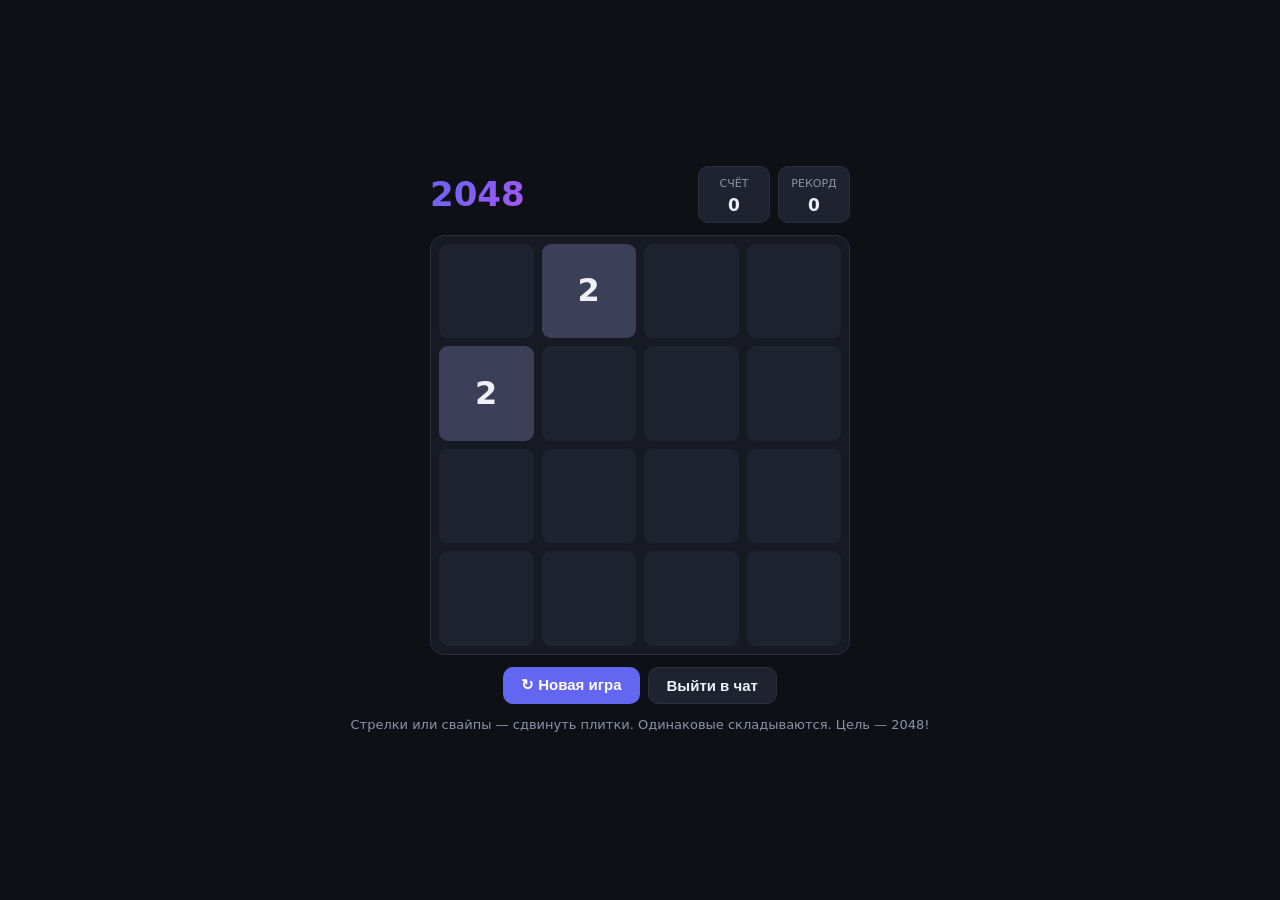
<file: web_client/games/2048.html>
<!doctype html>
<!-- 2048 (v2.0.5) — веб-игра лаунчера «Игры» (аналог «активити» в Discord):
     самодостаточная страница, открывается веб-клиентом в <iframe sandbox>.
     Общение с хостом — только через postMessage (мини-SDK, см. блок FR ниже):
     fr_hello → хост отвечает fr_ctx (кто подключился), fr_toast/fr_close.
     Рекорд хранится в localStorage этого origin (ключ wr_2048_best). -->
<html lang="ru">
<head>
<meta charset="utf-8">
<meta name="viewport" content="width=device-width, initial-scale=1,
      user-scalable=no">
<title>2048 — Friend Relay</title>
<style>
  :root{
    --bg:#0e1016; --surface:#171a23; --surface2:#1f2330; --border:#2a2f3f;
    --text:#eef0f6; --dim:#8b93a7; --accent:#6366f1; --radius:14px;
  }
  *{box-sizing:border-box; -webkit-tap-highlight-color:transparent;}
  html,body{height:100%;}
  body{
    margin:0; background:var(--bg); color:var(--text);
    font:16px/1.4 system-ui,-apple-system,"Segoe UI",Roboto,sans-serif;
    display:flex; flex-direction:column; align-items:center;
    justify-content:center; gap:12px; padding:14px;
    touch-action:none; user-select:none;
  }
  header{display:flex; align-items:center; gap:14px; width:100%;
    max-width:420px;}
  h1{font-size:34px; margin:0; background:linear-gradient(135deg,#6366f1,#a855f7);
    -webkit-background-clip:text; background-clip:text; color:transparent;}
  .scorebox{margin-left:auto; display:flex; gap:8px;}
  .sc{background:var(--surface2); border:1px solid var(--border);
    border-radius:10px; padding:4px 12px; text-align:center; min-width:72px;}
  .sc b{display:block; font-size:17px;}
  .sc span{font-size:11px; color:var(--dim); text-transform:uppercase;}
  #grid{
    width:100%; max-width:420px; aspect-ratio:1; background:var(--surface);
    border:1px solid var(--border); border-radius:var(--radius);
    padding:8px; display:grid; grid-template:repeat(4,1fr)/repeat(4,1fr);
    gap:8px; position:relative;
  }
  .cell{background:var(--surface2); border-radius:9px;}
  .tile{
    border-radius:9px; display:flex; align-items:center; justify-content:center;
    font-weight:800; font-size:clamp(18px,6vw,32px);
    animation:pop .12s ease-out;
  }
  @keyframes pop{from{transform:scale(.6); opacity:.4;}}
  .hint{color:var(--dim); font-size:13px; text-align:center;}
  button{
    background:var(--accent); color:#fff; border:0; border-radius:10px;
    padding:9px 18px; font-weight:700; cursor:pointer; font-size:15px;
  }
  button.sec{background:var(--surface2); border:1px solid var(--border);
    color:var(--text);}
  #over{
    position:absolute; inset:0; border-radius:var(--radius);
    background:rgba(14,16,22,.86); display:none;
    flex-direction:column; align-items:center; justify-content:center; gap:12px;
  }
</style>
</head>
<body>
<header>
  <h1>2048</h1>
  <div class="scorebox">
    <div class="sc"><span>счёт</span><b id="score">0</b></div>
    <div class="sc"><span>рекорд</span><b id="best">0</b></div>
  </div>
</header>
<div id="grid"></div>
<div class="row" style="display:flex; gap:8px">
  <button id="btnNew">↻ Новая игра</button>
  <button class="sec" id="btnExit">Выйти в чат</button>
</div>
<div class="hint">Стрелки или свайпы — сдвинуть плитки. Одинаковые
  складываются. Цель — 2048!</div>

<script>
"use strict";
function $(id){ return document.getElementById(id); }

/* ── мини-SDK (как Embedded App SDK в Discord) ─────────────────────────
   Игра живёт в iframe и общается с хост-страницей ТОЛЬКО через postMessage:
   1) при старте шлём fr_hello — хост ответит fr_ctx {name, token…};
   2) fr_toast — показать всплывашку в хост-клиенте;
   3) fr_close — попросить хост закрыть окно игры. */
const FR = {name:""};
window.parent.postMessage({type:"fr_hello"}, "*");
window.addEventListener("message", (ev) => {
  const d = ev.data || {};
  if (d.type === "fr_ctx") FR.name = d.name || "";
});
function frClose(){ window.parent.postMessage({type:"fr_close"}, "*"); }
$("btnExit").onclick = frClose;  /* «выйти в чат» — хост закрывает iframe */

/* палитра плиток (классика 2048, приглушённая под тёмную тему) */
const COLORS = {
  2:"#3b4058", 4:"#444b6b", 8:"#5b5ff0", 16:"#7c5cf0", 32:"#9a55f0",
  64:"#b849e8", 128:"#d943c8", 256:"#f0439e", 512:"#f0436e",
  1024:"#f06243", 2048:"#f0a843",
};

let grid = [], score = 0, wonShown = false;
const BEST_KEY = "wr_2048_best";
let best = 0;
try { best = +localStorage.getItem(BEST_KEY) || 0; } catch(e){}
$("best").textContent = best;

function newGame(){
  grid = Array.from({length:4}, () => Array(4).fill(0));
  score = 0; wonShown = false;
  const o = $("over"); if (o) o.style.display = "none";
  addTile(); addTile(); draw();
}
function addTile(){
  const empty = [];
  for (let r = 0; r < 4; r++) for (let c = 0; c < 4; c++)
    if (!grid[r][c]) empty.push([r, c]);
  if (!empty.length) return;
  const [r, c] = empty[Math.floor(Math.random() * empty.length)];
  grid[r][c] = Math.random() < 0.9 ? 2 : 4;
}
function draw(won){
  const g = $("grid");
  g.innerHTML = "";
  for (let r = 0; r < 4; r++) for (let c = 0; c < 4; c++){
    const v = grid[r][c];
    const el = document.createElement("div");
    if (v){
      el.className = "tile";
      el.style.background = COLORS[v] || "#f0c843";
      el.style.color = v <= 4 ? "#eef0f6" : "#fff";
      el.textContent = v;
    } else el.className = "cell";
    g.appendChild(el);
  }
  $("score").textContent = score;
  if (score > best){
    best = score;
    try { localStorage.setItem(BEST_KEY, String(best)); } catch(e){}
    $("best").textContent = best;
  }
  if (won && !wonShown){
    wonShown = true;
    frToast("2048: собрано 2048! 🏆");
    showOver("🏆 2048! Ты смог, " + (FR.name || "игрок") + "!");
  }
}
/* сжать строку влево; return {row, gained} */
function slide(row){
  const arr = row.filter(v => v);
  let gained = 0;
  for (let i = 0; i < arr.length - 1; i++){
    if (arr[i] === arr[i + 1]){
      arr[i] *= 2; gained += arr[i];
      arr.splice(i + 1, 1);
    }
  }
  while (arr.length < 4) arr.push(0);
  return {row: arr, gained};
}
function move(dir){
  /* dir: 0=лево, 1=право, 2=вверх, 3=вниз.
     Для каждой из 4 линий собираем элементы в порядке «к краю движения»,
     сжимаем и записываем обратно; anything changed → moved=true. */
  let moved = false, gainedTotal = 0, won = false;
  for (let i = 0; i < 4; i++){
    const line = [];
    for (let j = 0; j < 4; j++){
      const rr = dir < 2 ? i : (dir === 2 ? j : 3 - j);
      const cc = dir < 2 ? (dir === 0 ? j : 3 - j) : i;
      line.push(grid[rr][cc]);
    }
    const res = slide(line);
    gainedTotal += res.gained;
    for (let j = 0; j < 4; j++){
      const rr = dir < 2 ? i : (dir === 2 ? j : 3 - j);
      const cc = dir < 2 ? (dir === 0 ? j : 3 - j) : i;
      if (grid[rr][cc] !== res.row[j]) moved = true;
      grid[rr][cc] = res.row[j];
      if (res.row[j] === 2048) won = true;
    }
  }
  if (!moved) return;
  score += gainedTotal;
  addTile();
  draw(won);
  if (isDead()) showOver("Ходов нет. Счёт: " + score);
}
function isDead(){
  for (let r = 0; r < 4; r++) for (let c = 0; c < 4; c++){
    if (!grid[r][c]) return false;
    if (c < 3 && grid[r][c] === grid[r][c + 1]) return false;
    if (r < 3 && grid[r][c] === grid[r + 1][c]) return false;
  }
  return true;
}
function showOver(msg){
  const box = $("over");
  box.style.display = "flex";
  box.innerHTML = "<b style='font-size:22px'></b>";
  box.firstChild.textContent = msg;
  const btn = document.createElement("button");
  btn.textContent = "↻ Заново";
  btn.onclick = newGame;
  box.appendChild(btn);
}

$("btnNew").onclick = newGame;
document.addEventListener("keydown", (e) => {
  const map = {ArrowLeft:0, ArrowRight:1, ArrowUp:2, ArrowDown:3};
  if (map[e.key] !== undefined){ e.preventDefault(); move(map[e.key]); }
});
/* свайпы (мобилки): порог 24px, по доминирующей оси */
let tx = 0, ty = 0;
document.addEventListener("touchstart", (e) => {
  tx = e.touches[0].clientX; ty = e.touches[0].clientY;
}, {passive: true});
document.addEventListener("touchend", (e) => {
  const dx = e.changedTouches[0].clientX - tx;
  const dy = e.changedTouches[0].clientY - ty;
  if (Math.max(Math.abs(dx), Math.abs(dy)) < 24) return;
  move(Math.abs(dx) > Math.abs(dy) ? (dx > 0 ? 1 : 0) : (dy > 0 ? 3 : 2));
}, {passive: true});

newGame();
</script>
</body>
</html>
</file>
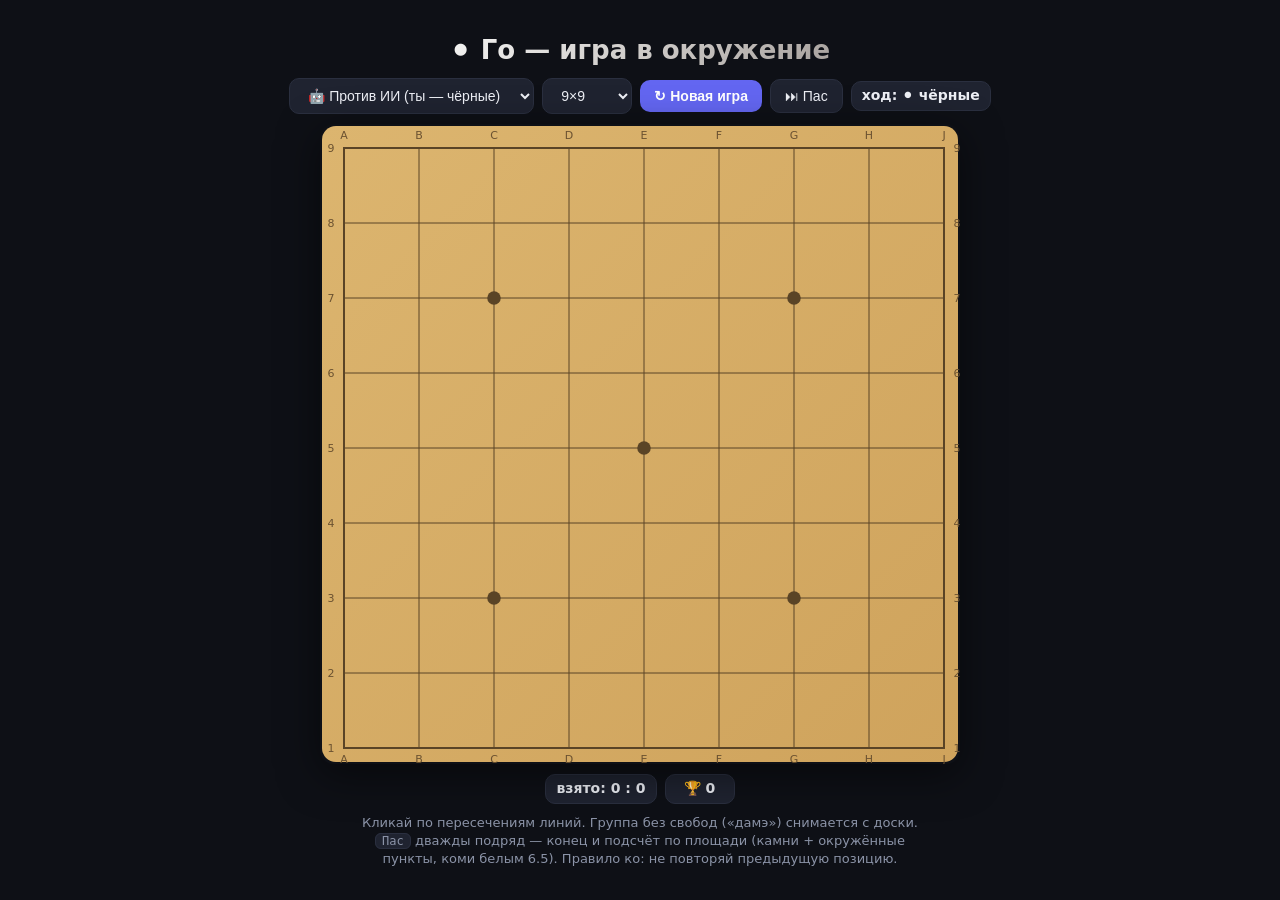
<file: web_client/games/go.html>
<!doctype html>
<!-- Го (v2.0.7) — веб-игра лаунчера «Игры» (аналог «активити» в Discord).
     Самодостаточная страница для <iframe sandbox> веб-клиента; с хостом
     общается только через postMessage (мини-SDK: fr_hello/fr_ctx, fr_toast,
     fr_close, fr_api — v2.0.7). Правила: взятия групп, запрет самоубийства,
     простое ко, пас (два паса = конец), подсчёт по площади (китайские
     правила, коми 6.5). Режимы: против ИИ (эвристики: взятия/спасение из
     атари/форма), hot-seat на двоих и СЕТЕВОЙ матч (v2.0.7): судья — GoBot
     на сервере через /bot_command (host/join/move/state/resign/leave —
     тот же протокол, что у шахматной вкладки и Qt-диалога Го). Рекорды
     ИИ-режима — в localStorage (wr_go_*). -->
<html lang="ru">
<head>
<meta charset="utf-8">
<meta name="viewport" content="width=device-width, initial-scale=1,
      user-scalable=no">
<title>Го — Friend Relay</title>
<style>
  :root{
    --bg:#0e1016; --surface:#171a23; --surface2:#1f2330; --border:#2a2f3f;
    --text:#eef0f6; --dim:#8b93a7; --accent:#6366f1; --err:#f87171;
    --ok:#34d399; --radius:14px;
  }
  *{box-sizing:border-box; -webkit-tap-highlight-color:transparent;}
  body{
    margin:0; min-height:100vh; background:var(--bg); color:var(--text);
    font:16px/1.4 system-ui,-apple-system,"Segoe UI",Roboto,sans-serif;
    display:flex; flex-direction:column; align-items:center;
    justify-content:center; gap:10px; padding:14px; user-select:none;
  }
  h1{margin:0; font-size:26px; background:linear-gradient(135deg,#f5f5f4,#a8a29e);
    -webkit-background-clip:text; background-clip:text; color:transparent;}
  .bar{display:flex; align-items:center; gap:8px; flex-wrap:wrap;
    justify-content:center;}
  .bar b{font-variant-numeric:tabular-nums; min-width:70px; text-align:center;
    background:var(--surface2); border:1px solid var(--border);
    border-radius:10px; padding:4px 10px; font-weight:600; font-size:14px;}
  select, button, input{
    background:var(--surface2); color:var(--text); border:1px solid var(--border);
    border-radius:10px; padding:8px 14px; font-size:14px; cursor:pointer;
  }
  input{cursor:text; letter-spacing:1px;}
  .hidden{display:none !important;}
  button.prim{background:var(--accent); border:0; color:#fff; font-weight:700;}
  #wrap{position:relative;}
  canvas{
    display:block; border-radius:var(--radius);
    box-shadow:0 10px 40px rgba(0,0,0,.5);
    cursor:pointer; touch-action:manipulation;
  }
  .hint{color:var(--dim); font-size:13px; text-align:center; max-width:560px;}
  .hint kbd{background:var(--surface2); border:1px solid var(--border);
    border-radius:6px; padding:0 6px; font-size:12px;}
  /* модалка результата (два паса) */
  #scoreWin{position:fixed; inset:0; background:rgba(10,12,18,.72);
    display:flex; align-items:center; justify-content:center; z-index:10;}
  #scoreWin.hidden{display:none;}
  .scorecard{background:var(--surface); border:1px solid var(--border);
    border-radius:var(--radius); padding:22px 28px; text-align:center;
    min-width:280px; box-shadow:0 20px 60px rgba(0,0,0,.6);}
  .scorecard h2{margin:0 0 8px; font-size:22px;}
  .scorecard .big{font-size:34px; font-weight:800; margin:8px 0;}
  .scorecard table{margin:6px auto 12px; border-collapse:collapse; font-size:15px;}
  .scorecard td{padding:3px 12px; font-variant-numeric:tabular-nums;}
  .scorecard td:first-child{text-align:left; color:var(--dim);}
  .scorecard td:last-child{text-align:right; font-weight:700;}
  .win-black{color:#fff;} .win-white{color:#e2e8f0;}
  .tag{display:inline-block; padding:2px 10px; border-radius:99px;
    font-size:12px; font-weight:700; letter-spacing:.3px;}
  .tag.b{background:#111318; color:#eef0f6; border:1px solid #3a3f4f;}
  .tag.w{background:#eef0f6; color:#111318;}
</style>
</head>
<body>
  <h1>⚫ Го — игра в окружение</h1>

  <div class="bar">
    <select id="modeSel">
      <option value="ai">🤖 Против ИИ (ты — чёрные)</option>
      <option value="pvp">👥 Hot-seat (двое за экраном)</option>
      <option value="net">🌐 Сеть (онлайн-матч)</option>
    </select>
    <select id="sizeSel">
      <option value="9" selected>9×9</option>
      <option value="13">13×13</option>
      <option value="19">19×19</option>
    </select>
    <button id="btnNew" class="prim">↻ Новая игра</button>
    <button id="btnPass">⏭ Пас</button>
    <b id="turnInfo">—</b>
  </div>

  <div class="bar hidden" id="netBar">
    <button id="btnHost" class="prim">📡 Создать матч</button>
    <input id="netCode" placeholder="КОД" maxlength="8" size="7"
           style="text-transform:uppercase;" autocomplete="off">
    <button id="btnJoin">🚪 Войти</button>
    <button id="btnResign" class="hidden">🏳 Сдаться</button>
    <button id="btnLeaveNet" class="hidden">⏏ Покинуть</button>
  </div>

  <div class="hint hidden" id="netStatus"></div>

  <div id="wrap"><canvas id="board" width="560" height="560"></canvas></div>

  <div class="bar">
    <b id="capInfo">взято: 0 : 0</b>
    <b id="recInfo" title="Победы против ИИ — в этом браузере">🏆 0</b>
  </div>

  <div class="hint">
    Кликай по пересечениям линий. Группа без свобод («дамэ») снимается с
    доски. <kbd>Пас</kbd> дважды подряд — конец и подсчёт по площади
    (камни + окружённые пункты, коми белым 6.5). Правило ко: не повторяй
    предыдущую позицию.
  </div>

  <div id="scoreWin" class="hidden">
    <div class="scorecard">
      <h2>🏁 Подсчёт по площади</h2>
      <div class="big" id="scoreWinner">—</div>
      <table id="scoreTable">
        <tr><td>Чёрные (камни + территория)</td><td id="scoreBlack">0</td></tr>
        <tr><td>Белые (камни + территория)</td><td id="scoreWhite">0</td></tr>
        <tr><td>Коми белым</td><td id="scoreKomi">6.5</td></tr>
      </table>
      <div class="hint" id="netScoreLine"></div>
      <button id="btnAgain" class="prim">Играть ещё</button>
    </div>
  </div>

<script>
"use strict";
/* ═══════════════ мини-SDK Friend Relay (как в Сапёре/2048) ═══════════════ */
window.parent.postMessage({type:"fr_hello"}, "*");
let FR_NAME = "";
let FR_SEQ = 0;
const FR_WAIT = new Map();   /* id → {resolve, reject, timer} */
/* v3.1: pending_auto_join — код матча для автоприсоединения.
   Приходит в fr_ctx как go_auto_join (от клика по ссылке-приглашению
   friendrelay://go/join/CODE в чате). После готовности контекста
   (имя игрока) — переключаемся в NET-режим и зовём netJoin(). */
let FR_AUTO_JOIN = "";
window.addEventListener("message", (ev) => {
  const d = ev.data || {};
  if (d.type === "fr_ctx" && d.name){
    FR_NAME = String(d.name);
    /* v3.1: если пришёл go_auto_join — стартуем онлайн-матч и джойним. */
    if (d.go_auto_join && !FR_AUTO_JOIN){
      FR_AUTO_JOIN = String(d.go_auto_join).toUpperCase();
      /* даём DOM построиться (init() мог ещё не позваться) */
      setTimeout(() => autoJoinFromInvite(FR_AUTO_JOIN), 250);
    }
  }
  if (d.type === "fr_api_res" && FR_WAIT.has(d.id)){
    const w = FR_WAIT.get(d.id);
    FR_WAIT.delete(d.id);
    clearTimeout(w.timer);
    if (d.ok) w.resolve(d.json);
    else w.reject(new Error(d.error || "ошибка сети"));
  }
});
/* v3.1: автоматическое присоединение к матчу по приглашению.
   1) переключаемся в сетевой режим через select#modeSel,
   2) вставляем код в поле netCode,
   3) зовём netJoin() — игра отправит /bot_command join через fr_api. */
async function autoJoinFromInvite(code){
  try {
    /* режим сети: <select id="modeSel"> со значением "net" */
    const sel = document.getElementById("modeSel");
    if (sel){
      sel.value = "net";
      sel.dispatchEvent(new Event("change", {bubbles: true}));
    }
    /* вставляем код и джойним */
    const codeInput = document.getElementById("netCode");
    if (codeInput) codeInput.value = code;
    if (typeof netJoin === "function") netJoin();
  } catch(e){ /* что-то пошло не так — пользователь введёт код руками */ }
}
/* fr_api (v2.0.7): API-запрос ЧЕРЕЗ хоста — тот сам подписывает
   X-Relay-Auth (core.js) и восстанавливает сессию; игра не знает ни
   access_key, ни секретов. Ответ приходит как {type:"fr_api_res", id,…}. */
function frApi(path, body){
  return new Promise((resolve, reject) => {
    const id = ++FR_SEQ;
    const timer = setTimeout(() => {
      FR_WAIT.delete(id); reject(new Error("таймаут запроса"));
    }, 12000);
    FR_WAIT.set(id, {resolve, reject, timer});
    try {
      window.parent.postMessage({type:"fr_api", id, method:"POST",
                                 path, body: body || {}}, "*");
    } catch(e){ clearTimeout(timer); FR_WAIT.delete(id); reject(e); }
  });
}
function frToast(text){
  try { window.parent.postMessage({type:"fr_toast", text:String(text).slice(0,120)}, "*"); }
  catch(e){ /* iframe-родителя может не быть (прямой просмотр) — не важно */ }
}
function frClose(){
  try { window.parent.postMessage({type:"fr_close"}, "*"); } catch(e){}
}

/* ═══════════════ движок Го (порт lib/games/go_engine.py) ═══════════════ */
const EMPTY=0, BLACK=1, WHITE=2;
const LETTERS = "ABCDEFGHJKLMNOPQRST";      // буква I пропускается (нотация Го)
const KOMI = 6.5;

let size = 9, board = [], captured = [0,0,0], koPoint = null;
let passesInRow = 0, moveNumber = 0, lastMove = null, gameOver = false;
let mode = "ai";

/* сетевой матч (v2.0.7): судья — GoBot на сервере, локальный движок
   работает только как «проигрыватель» истории ходов для отрисовки */
const NET = {match: null, myColor: null, poll: null, busy: false};

const idx = (x,y) => y*size + x;
function neighbors(x,y){
  const r = [];
  if (x>0) r.push([x-1,y]);
  if (x<size-1) r.push([x+1,y]);
  if (y>0) r.push([x,y-1]);
  if (y<size-1) r.push([x,y+1]);
  return r;
}
/* группа камней одного цвета + её свободы (flood fill) */
function groupOn(bd,x,y){
  const color = bd[idx(x,y)], seen = new Set([idx(x,y)]), stones = [[x,y]], libs = new Set();
  while (stones.length){
    const [cx,cy] = stones.pop();
    for (const [nx,ny] of neighbors(cx,cy)){
      const v = bd[idx(nx,ny)], k = idx(nx,ny);
      if (v === EMPTY) libs.add(k);
      else if (v === color && !seen.has(k)){ seen.add(k); stones.push([nx,ny]); }
    }
  }
  return {seen, libs};
}
/* примерка хода: возвращает список взятых вершин или бросает ошибку */
function applyMove(x,y,color){
  if (gameOver) throw new Error("партия завершена");
  if (board[idx(x,y)] !== EMPTY) throw new Error("пункт занят");
  if (koPoint && koPoint[0]===x && koPoint[1]===y)
    throw new Error("ко: нельзя повторить позицию");
  const bd = board.slice();
  bd[idx(x,y)] = color;
  const enemy = color===BLACK ? WHITE : BLACK;
  const removed = [];
  const done = new Set();
  for (const [nx,ny] of neighbors(x,y)){
    if (bd[idx(nx,ny)] !== enemy || done.has(idx(nx,ny))) continue;
    const g = groupOn(bd,nx,ny);
    if (g.libs.size === 0){
      for (const k of g.seen){ bd[k] = EMPTY; removed.push(k); done.add(k); }
    }
  }
  const mine = groupOn(bd,x,y);
  if (mine.libs.size === 0 && removed.length === 0)
    throw new Error("самоубийство запрещено");
  /* простое ко: одиночный камень в одиночной свободе снял один камень */
  let newKo = null;
  if (removed.length === 1 && mine.seen.size === 1 && mine.libs.size === 1)
    newKo = removed[0];
  return {bd, removed, newKo};
}
function isLegal(x,y,color){ try{ applyMove(x,y,color); return true; } catch(e){ return false; } }
function play(x,y,color){
  const r = applyMove(x,y,color);
  board = r.bd;
  captured[color] += r.removed.length;
  koPoint = r.newKo ? [Math.floor(r.newKo/size), r.newKo%size] : null;
  passesInRow = 0; moveNumber++; lastMove = [x,y];
  return r.removed.length;
}
function passTurn(){
  if (gameOver) return;
  passesInRow++; koPoint = null; moveNumber++; lastMove = null;
  if (passesInRow >= 2) gameOver = true;
}
const toMove = () => moveNumber%2===0 ? BLACK : WHITE;

/* подсчёт по площади: камни + пустые области с одноцветной границей */
function areaScore(){
  let black = 0, white = 0;
  const visited = new Set();
  for (let y=0; y<size; y++) for (let x=0; x<size; x++){
    const v = board[idx(x,y)];
    if (v === BLACK) { black++; continue; }
    if (v === WHITE) { white++; continue; }
    if (visited.has(idx(x,y))) continue;
    const region = [], stack = [[x,y]];
    visited.add(idx(x,y));
    const borders = new Set();
    while (stack.length){
      const [cx,cy] = stack.pop(); region.push(idx(cx,cy));
      for (const [nx,ny] of neighbors(cx,cy)){
        const nv = board[idx(nx,ny)];
        if (nv === EMPTY){ if (!visited.has(idx(nx,ny))){ visited.add(idx(nx,ny)); stack.push([nx,ny]); } }
        else borders.add(nv);
      }
    }
    if (borders.size === 1 && borders.has(BLACK)) black += region.length;
    else if (borders.size === 1 && borders.has(WHITE)) white += region.length;
  }
  const wWith = white + KOMI;
  return {black, white, komi:KOMI, whiteWithKomi:wWith,
          winner: black>wWith ? "black" : wWith>black ? "white" : "draw",
          margin: Math.abs(black-wWith)};
}

/* ═══════════════ ИИ (эвристики, порт GoAI) ═══════════════ */
function aiChooseMove(color){
  const enemy = color===BLACK ? WHITE : BLACK;
  let best = -Infinity, cands = [];
  for (let y=0; y<size; y++) for (let x=0; x<size; x++){
    if (board[idx(x,y)] !== EMPTY || !isLegal(x,y,color)) continue;
    let sc = aiRate(x,y,color,enemy);
    if (sc > -Infinity) cands.push([sc,x,y]);
  }
  if (!cands.length) return null;
  best = Math.max(...cands.map(c=>c[0]));
  if (best <= 0 && moveNumber > size*size/2) return null;   /* всё плохо — пас */
  const top = cands.filter(c => c[0] >= best - 1.5);
  return top[Math.floor(Math.random()*top.length)].slice(1);
}
function atariNeighbors(bd,x,y,color){
  const res = [];
  for (const [nx,ny] of neighbors(x,y)){
    if (bd[idx(nx,ny)] !== color) continue;
    const g = groupOn(bd,nx,ny);
    if (g.libs.size === 1) res.push(...g.seen);
  }
  return res;
}
function aiRate(x,y,color,enemy){
  let r;
  try { r = applyMove(x,y,color); } catch(e){ return -Infinity; }
  const bd = r.bd;
  let score = 0;
  if (r.removed.length) score += 24 * r.removed.length;            /* взять */
  const mine = groupOn(bd,x,y);
  if (mine.libs.size <= 1) score -= r.removed.length ? 4 : 18;     /* самостав */
  const myAtariBefore = atariNeighbors(board,x,y,color);           /* спастись */
  if (myAtariBefore.length && mine.libs.size >= 2) score += 20 * myAtariBefore.length;
  score += 6 * atariNeighbors(bd,x,y,enemy).length;                /* атари врагу */
  const line = Math.min(x, y, size-1-x, size-1-y);                 /* форма */
  score += [0,1,6,5,3][Math.min(line,4)];
  if (size === 9) score += Math.max(0, 4 - (Math.abs(x-4)+Math.abs(y-4)));
  return score + Math.random();                                    /* шум */
}

/* ═══════════════ отрисовка (canvas) ═══════════════ */
const cv = document.getElementById("board"), cx2d = cv.getContext("2d");
const WOOD = "#d9b06a", GRID = "#5a4426", COORD = "#6b5231";
let hover = null;

function fitCanvas(){
  /* доска вписывается в окно (и в iframe): не больше 92% меньшей стороны */
  const maxSide = Math.min(window.innerWidth*0.92, window.innerHeight*0.66, 640);
  const side = Math.max(300, Math.round(maxSide/size)*size + 46);
  const dpr = window.devicePixelRatio || 1;
  cv.style.width = cv.style.height = side + "px";
  cv.width = cv.height = Math.round(side * dpr);
  cx2d.setTransform(dpr,0,0,dpr,0,0);
  draw();
}
window.addEventListener("resize", fitCanvas);

function draw(){
  const W = cv.clientWidth || parseInt(cv.style.width,10);
  const cell = (W - 40) / (size - 1);
  const o = 24;
  cx2d.clearRect(0,0,W,W);
  /* дерево */
  const g = cx2d.createLinearGradient(0,0,W,W);
  g.addColorStop(0,"#dcb56f"); g.addColorStop(1,"#cfa35c");
  cx2d.fillStyle = g;
  roundRect(2,2,W-4,W-4,14); cx2d.fill();
  /* сетка */
  cx2d.strokeStyle = GRID; cx2d.lineWidth = 1;
  for (let i=0; i<size; i++){
    line(o, o+i*cell, o+(size-1)*cell, o+i*cell);
    line(o+i*cell, o, o+i*cell, o+(size-1)*cell);
  }
  cx2d.lineWidth = 2;
  cx2d.strokeRect(o, o, cell*(size-1), cell*(size-1));
  /* хоси */
  const mid = (size-1)/2, edge = size===9 ? 2 : 3;
  const stars = [[edge,edge],[size-1-edge,edge],[edge,size-1-edge],[size-1-edge,size-1-edge]];
  if (size >= 13) stars.push([edge,mid],[mid,edge],[mid,size-1-edge],[size-1-edge,mid]);
  stars.push([mid,mid]);
  cx2d.fillStyle = GRID;
  for (const [sx,sy] of stars){
    cx2d.beginPath(); cx2d.arc(o+sx*cell, o+sy*cell, Math.max(2, cell*0.09), 0, 7); cx2d.fill();
  }
  /* координаты */
  cx2d.fillStyle = COORD; cx2d.font = "11px system-ui"; cx2d.textAlign = "center";
  for (let i=0; i<size; i++){
    cx2d.fillText(LETTERS[i], o+i*cell, o-9);
    cx2d.fillText(LETTERS[i], o+i*cell, o+(size-1)*cell+15);
    cx2d.fillText(String(size-i), o-13, o+i*cell+4);
    cx2d.fillText(String(size-i), o+(size-1)*cell+13, o+i*cell+4);
  }
  /* камни */
  for (let y=0; y<size; y++) for (let x=0; x<size; x++){
    const v = board[idx(x,y)];
    if (v !== EMPTY) drawStone(o+x*cell, o+y*cell, cell*0.47, v===BLACK);
  }
  /* метка последнего хода */
  if (lastMove){
    cx2d.strokeStyle = "#e2574c"; cx2d.lineWidth = 2;
    cx2d.beginPath();
    cx2d.arc(o+lastMove[0]*cell, o+lastMove[1]*cell, cell*0.18, 0, 7);
    cx2d.stroke();
  }
  /* призрак под курсором (в сети — только когда наш ход) */
  if (hover && !gameOver && (mode !== "net" || netMyTurn()) &&
      isLegal(hover[0],hover[1],toMove()) &&
      board[idx(hover[0],hover[1])] === EMPTY){
    cx2d.fillStyle = toMove()===BLACK ? "rgba(0,0,0,.4)" : "rgba(255,255,255,.65)";
    cx2d.beginPath();
    cx2d.arc(o+hover[0]*cell, o+hover[1]*cell, cell*0.47, 0, 7);
    cx2d.fill();
  }
}
function line(a,b,c,d){ cx2d.beginPath(); cx2d.moveTo(a,b); cx2d.lineTo(c,d); cx2d.stroke(); }
function drawStone(px,py,r,black){
  const g = cx2d.createRadialGradient(px-r*0.3, py-r*0.35, r*0.1, px, py, r*1.4);
  if (black){ g.addColorStop(0,"#5c5c66"); g.addColorStop(.35,"#2c2c33"); g.addColorStop(1,"#0c0c10"); }
  else { g.addColorStop(0,"#ffffff"); g.addColorStop(.5,"#f1f1ea"); g.addColorStop(1,"#c9c9bd"); }
  cx2d.fillStyle = g;
  cx2d.beginPath(); cx2d.arc(px,py,r,0,7); cx2d.fill();
}
function roundRect(x,y,w,h,r){
  cx2d.beginPath();
  cx2d.moveTo(x+r,y); cx2d.arcTo(x+w,y,x+w,y+h,r); cx2d.arcTo(x+w,y+h,x,y+h,r);
  cx2d.arcTo(x,y+h,x,y,r); cx2d.arcTo(x,y,x+w,y,r); cx2d.closePath();
}

/* клик/тап → ближайшее пересечение (порог — половина клетки) */
cv.addEventListener("pointermove", (ev) => {
  hover = vertexAt(ev); if (hover) draw();
});
cv.addEventListener("pointerleave", () => { hover = null; draw(); });
cv.addEventListener("pointerdown", (ev) => {
  const v = vertexAt(ev);
  if (!v || gameOver) return;
  if (mode === "net") return netTryMove(v);   /* судья — сервер */
  const color = toMove();
  try {
    play(v[0], v[1], color);
    draw(); refreshInfo();
    if (mode === "ai" && !gameOver) setTimeout(aiTurn, 380);
  } catch(e){ frToast(e.message); }
});
function vertexAt(ev){
  const rect = cv.getBoundingClientRect();
  const cell = (rect.width - 40) / (size - 1), o = 24;
  const px = (ev.clientX - rect.left) * (cv.clientWidth / rect.width);
  const py = (ev.clientY - rect.top) * (cv.clientHeight / rect.height);
  const x = Math.round((px-o)/cell), y = Math.round((py-o)/cell);
  if (x<0 || y<0 || x>=size || y>=size) return null;
  if (Math.abs(px-(o+x*cell)) > cell*0.5 || Math.abs(py-(o+y*cell)) > cell*0.5)
    return null;
  return [x,y];
}

/* ═══════════════ ход ИИ / финалы / UI ═══════════════ */
function aiTurn(){
  if (gameOver || toMove() !== WHITE) return;
  const mv = aiChooseMove(WHITE);
  if (mv === null){ passTurn(); frToast("🤖 ИИ: пас"); }
  else {
    try { play(mv[0], mv[1], WHITE); } catch(e){ passTurn(); }
  }
  draw(); refreshInfo();
  if (gameOver) finishGame();
}
function finishGame(){
  const sc = areaScore();
  showScore(sc);
  if (mode === "ai"){
    const n = Number(localStorage.getItem("wr_go_games") || 0) + 1;
    localStorage.setItem("wr_go_games", String(n));
    if ((sc.winner === "black")){   /* игрок в режиме ИИ всегда чёрные */
      const w = Number(localStorage.getItem("wr_go_ai_wins") || 0) + 1;
      localStorage.setItem("wr_go_ai_wins", String(w));
      frToast("🏆 Победа над ИИ #" + w + "!");
    }
    refreshInfo();
  }
}
function newGame(){
  const prev = mode;
  mode = document.getElementById("modeSel").value;
  /* уходя из сетевого режима — тихо покидаем матч (идущий = сдача) */
  if (prev === "net" && mode !== "net") netLeaveSilent();
  updateNetUI();
  if (mode === "net"){ netLobby(); return; }
  size = parseInt(document.getElementById("sizeSel").value, 10) || 9;
  board = new Array(size*size).fill(EMPTY);
  captured = [0,0,0]; koPoint = null; passesInRow = 0;
  moveNumber = 0; lastMove = null; gameOver = false; hover = null;
  document.getElementById("scoreWin").classList.add("hidden");
  fitCanvas(); refreshInfo();
}
function doPass(){
  if (gameOver) return;
  if (mode === "net") return netSendMove("pass");   /* решает сервер */
  const who = toMove()===BLACK ? "Чёрные" : "Белые";
  passTurn(); draw(); refreshInfo();
  if (gameOver) finishGame();
  else {
    frToast(who + ": пас");
    if (mode === "ai" && toMove() === WHITE) setTimeout(aiTurn, 380);
  }
}
function showScore(sc){
  document.getElementById("scoreTable").style.display = "";
  document.getElementById("netScoreLine").textContent = "";
  document.getElementById("scoreBlack").textContent = sc.black;
  document.getElementById("scoreWhite").textContent = sc.white + " + " + sc.komi + " = " + sc.whiteWithKomi;
  document.getElementById("scoreKomi").textContent = sc.komi;
  const wEl = document.getElementById("scoreWinner");
  if (sc.winner === "draw"){
    wEl.textContent = "🤝 Дзиго (ничья)!";
    wEl.className = "big";
  } else if (sc.winner === "black"){
    wEl.textContent = "⚫ Победа чёрных (+" + sc.margin + ")";
    wEl.className = "big win-black";
  } else {
    wEl.textContent = "⚪ Победа белых (+" + sc.margin + ")";
    wEl.className = "big win-white";
  }
  document.getElementById("scoreWin").classList.remove("hidden");
}
function refreshInfo(){
  const t = document.getElementById("turnInfo");
  if (mode === "net"){
    const m = NET.match;
    if (!m) t.textContent = "нет матча";
    else if (m.status === "waiting")
      t.textContent = "⏳ ждём: " + m.match_id;
    else if (m.status === "finished")
      t.textContent = m.result === "draw" ? "ничья"
        : (m.result === "black" ? "⚫ победили" : "⚪ победили");
    else if (NET.myColor === null) t.textContent = "наблюдатель";
    else t.textContent = netMyTurn() ? "🎯 ТВОЙ ХОД" : "ход соперника…";
  } else if (gameOver){
    const sc = areaScore();
    t.textContent = sc.winner === "draw" ? "ничья"
      : (sc.winner === "black" ? "⚫ победили" : "⚪ победили");
  } else {
    const side = toMove()===BLACK ? "⚫ чёрные" : "⚪ белые";
    t.textContent = "ход: " + side;
  }
  document.getElementById("capInfo").textContent =
    "взято: " + captured[BLACK] + " : " + captured[WHITE];
  const wins = Number(localStorage.getItem("wr_go_ai_wins") || 0);
  const games = Number(localStorage.getItem("wr_go_games") || 0);
  document.getElementById("recInfo").textContent =
    "🏆 " + wins + (games ? " / " + games : "");
}

/* ═══════════════ сетевой матч (v2.0.7) ═══════════════
   Судья — GoBot на сервере (lib/bots/go.py): host/join/move/state/
   resign/leave через POST /bot_command (fr_api-мост в games.js).
   Локальный движок НЕ судит — только проигрывает историю ходов из
   match.moves для отрисовки (тот же подход, что у Qt-доски). Хост
   играет чёрными, присоединившийся — белыми (+коми). */
function netStatus(t){
  document.getElementById("netStatus").textContent = t || "";
}
function netMyTurn(){
  return !!(NET.match && NET.match.status === "playing" &&
            NET.myColor !== null && toMove() === NET.myColor);
}
function vertexName(x, y){ return LETTERS[x] + String(size - y); }
function parseNetVertex(s){
  /* "D4" → [x,y]; сервер шлёт уже каноничные вершины — это для реплея */
  const t = (s || "").trim().toUpperCase();
  if (t === "PASS") return null;
  const xi = LETTERS.indexOf(t[0]);
  const num = parseInt(t.slice(1), 10);
  if (xi < 0 || !num || num < 1 || num > size) return null;
  return [xi, size - num];
}
async function netCmd(command, args){
  const json = await frApi("/bot_command",
    {bot_id: "go", command, args: args || []});
  if (!json || json.ok !== true)
    throw new Error((json && json.error) || "ошибка сервера");
  handleNetAction(json);
  return json;
}
function handleNetAction(json){
  const a = (json && json.bot_action) || {};
  if (a.action === "error"){ netStatus(a.text || "ошибка"); return; }
  if (a.action === "match_left"){
    stopNetPoll(); NET.match = null; NET.myColor = null;
    updateNetUI(); refreshInfo(); return;
  }
  if (a.match) applyNetMatch(a.match);
  if (a.text && a.action !== "match_state") netStatus(a.text);
}
function netResetBoard(n){
  size = n;
  board = new Array(size*size).fill(EMPTY);
  captured = [0,0,0]; koPoint = null; passesInRow = 0;
  moveNumber = 0; lastMove = null; gameOver = false; hover = null;
  document.getElementById("scoreWin").classList.add("hidden");
  fitCanvas();
}
function replayNetMoves(moves){
  /* чистая позиция → применяем историю: взятия/ко/пасы повторяются
     ровно как на сервере (движок — порт того же go_engine.py) */
  board = new Array(size*size).fill(EMPTY);
  captured = [0,0,0]; koPoint = null; passesInRow = 0;
  moveNumber = 0; lastMove = null; gameOver = false;
  for (const mv of moves || []){
    if (mv === "pass"){ passTurn(); continue; }
    const v = parseNetVertex(mv);
    if (v === null) continue;
    try { play(v[0], v[1], toMove()); } catch(e){ break; }
  }
}
function applyNetMatch(m){
  if (!m){
    NET.match = null; NET.myColor = null;
    updateNetUI(); draw(); refreshInfo();
    return;
  }
  const changed = JSON.stringify(NET.match) !== JSON.stringify(m);
  NET.match = m;
  NET.myColor = m.black === FR_NAME ? BLACK
    : (m.white === FR_NAME ? WHITE : null);
  if (size !== m.size) netResetBoard(m.size);   /* доска = размер матча */
  if (changed) replayNetMoves(m.moves || []);
  updateNetUI(); draw(); refreshInfo();
  if (m.status === "finished" && changed) showNetResult(m);
}
function showNetResult(m){
  document.getElementById("scoreTable").style.display = "none";
  const wEl = document.getElementById("scoreWinner");
  const mine = m.result === "black" ? NET.myColor === BLACK
             : m.result === "white" ? NET.myColor === WHITE : null;
  if (m.result === "draw") wEl.textContent = "🤝 Дзиго (ничья)!";
  else if (NET.myColor === null)
    wEl.textContent = m.result === "black" ? "⚫ Победа чёрных" : "⚪ Победа белых";
  else wEl.textContent = mine ? "🏆 Ты победил!" : "😞 Ты проиграл";
  wEl.className = "big " + (m.result === "white" ? "win-white" : "win-black");
  document.getElementById("netScoreLine").textContent =
    m.score ? "Счёт (площадь): " + m.score : "";
  document.getElementById("scoreWin").classList.remove("hidden");
  frToast("🏁 Матч завершён");
}
function updateNetUI(){
  const isNet = mode === "net";
  document.getElementById("netBar").classList.toggle("hidden", !isNet);
  document.getElementById("netStatus").classList.toggle("hidden", !isNet);
  const inMatch = isNet && !!NET.match;
  document.getElementById("btnResign").classList.toggle("hidden",
    !(inMatch && NET.match.status === "playing"));
  document.getElementById("btnLeaveNet").classList.toggle("hidden", !inMatch);
  /* локальные режимы не имеют кнопки «новая игра» */
  document.getElementById("btnNew").classList.toggle("hidden", isNet);
}
function netLobby(){
  /* идущая партия на сервере не должна «осиротеть» (напр. сменили размер
     доски в лобби): уход = сдача по правилам сервера */
  if (NET.match && NET.match.status === "playing"){
    try { netCmd("leave", []); } catch(e){}
  }
  stopNetPoll();
  NET.match = null; NET.myColor = null;
  netResetBoard(parseInt(document.getElementById("sizeSel").value, 10) || 9);
  updateNetUI(); refreshInfo();
  netStatus("Создай матч (размер доски — селект сверху) или войди по коду. "
    + "Создавший играет ЧЁРНЫМИ, второй — белыми (+коми).");
}
async function netHost(){
  if (NET.busy) return;
  NET.busy = true;
  netStatus("Создаю матч…");
  try {
    await netCmd("host",
      [String(parseInt(document.getElementById("sizeSel").value, 10) || 9)]);
    startNetPoll();
  } catch(e){ netStatus("⚠ " + e.message); }
  finally { NET.busy = false; }
}
async function netJoin(){
  if (NET.busy) return;
  const code = document.getElementById("netCode").value.trim().toUpperCase();
  if (!code){ netStatus("⚠ Введи код матча"); return; }
  NET.busy = true;
  netStatus("Вхожу в матч " + code + "…");
  try {
    await netCmd("join", [code]);
    startNetPoll();
  } catch(e){ netStatus("⚠ " + e.message); }
  finally { NET.busy = false; }
}
async function netSendMove(vertex){
  if (NET.busy) return;
  NET.busy = true;
  try { await netCmd("move", [vertex]); }   /* ответ сам применит матч */
  catch(e){ netStatus("⚠ " + e.message); }
  finally { NET.busy = false; }
}
function netTryMove(v){
  if (!NET.match || NET.match.status !== "playing"){
    netStatus("Нет идущего матча — создай или войди по коду");
    return;
  }
  if (NET.myColor === null){ netStatus("Ты наблюдатель этого матча"); return; }
  if (!netMyTurn()){ frToast("Сейчас ход соперника"); return; }
  netSendMove(vertexName(v[0], v[1]));
}
async function netResign(){
  if (!NET.match || NET.match.status !== "playing") return;
  if (!confirm("Сдаться? Соперник получит победу.")) return;
  try { await netCmd("resign", []); } catch(e){ netStatus("⚠ " + e.message); }
}
async function netLeave(){
  try { await netCmd("leave", []); } catch(e){ /* уже не в матче */ }
  stopNetPoll();
  NET.match = null; NET.myColor = null;
  netLobby();
  netStatus("Матч покинут. Создай новый или войди по коду.");
}
function netLeaveSilent(){
  /* смена режима при активной партии: уход = сдача (правила сервера) */
  if (NET.match && NET.match.status === "playing"){
    try { netCmd("leave", []); } catch(e){}
  }
  stopNetPoll();
  NET.match = null; NET.myColor = null;
}
function startNetPoll(){
  stopNetPoll();
  NET.poll = setInterval(async () => {
    if (mode !== "net" || !NET.match || NET.busy) return;
    NET.busy = true;
    try { await netCmd("state", []); }   /* silent-команда, чат не спамит */
    catch(e){ /* сеть моргнула — следующий тик повторит */ }
    finally { NET.busy = false; }
  }, 1800);
}
function stopNetPoll(){
  if (NET.poll){ clearInterval(NET.poll); NET.poll = null; }
}

document.getElementById("btnNew").addEventListener("click", newGame);
document.getElementById("btnAgain").addEventListener("click", () => {
  if (mode === "net"){ netLobby(); return; }   /* в сети — в лобби матча */
  newGame();
});
document.getElementById("btnPass").addEventListener("click", doPass);
document.getElementById("sizeSel").addEventListener("change", newGame);
document.getElementById("modeSel").addEventListener("change", newGame);
document.getElementById("btnHost").addEventListener("click", netHost);
document.getElementById("btnJoin").addEventListener("click", netJoin);
document.getElementById("netCode").addEventListener("keydown", (e) => {
  if (e.key === "Enter") netJoin();
});
document.getElementById("btnResign").addEventListener("click", netResign);
document.getElementById("btnLeaveNet").addEventListener("click", netLeave);

newGame();
</script>
</body>
</html>
</file>
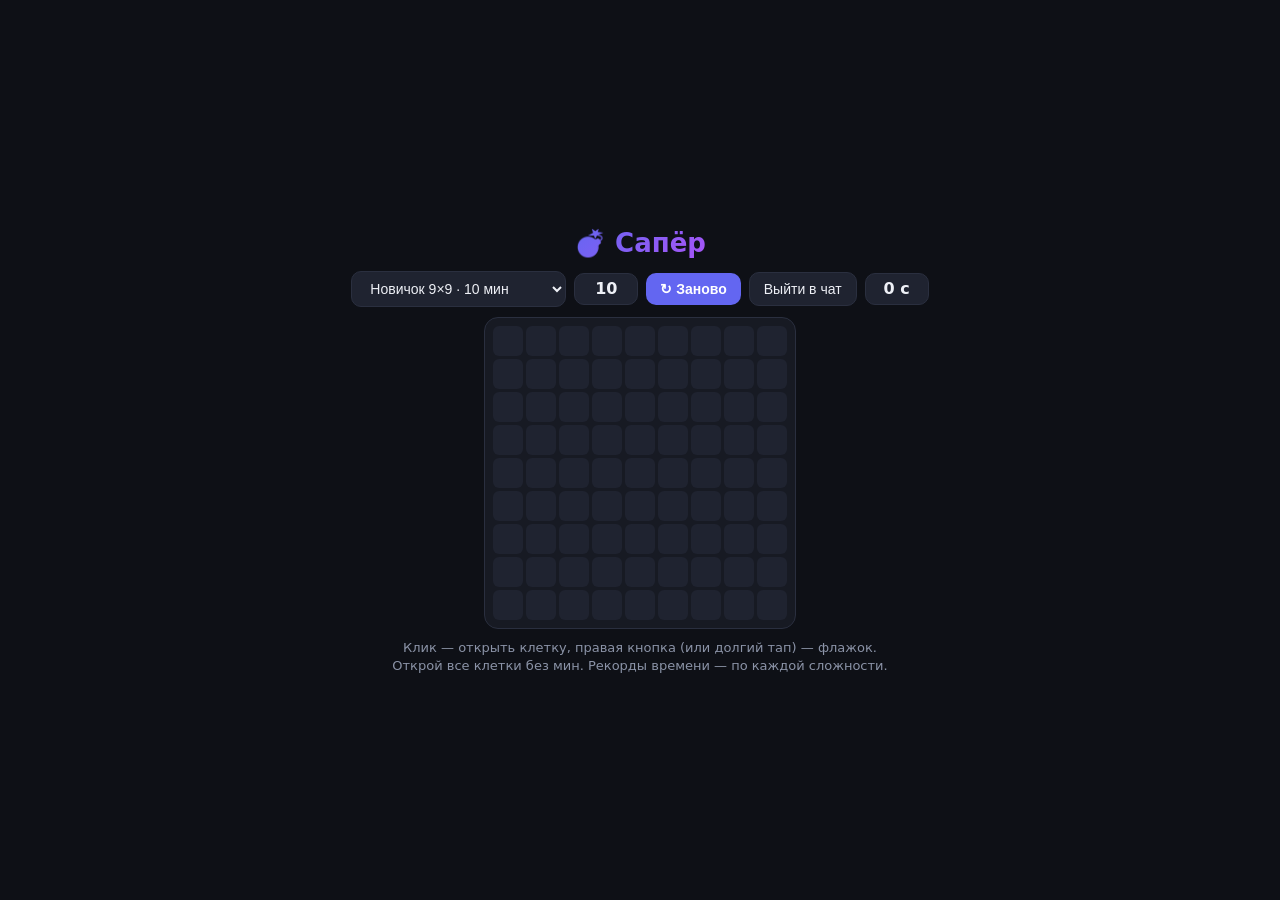
<file: web_client/games/minesweeper.html>
<!doctype html>
<!-- Сапёр (v2.0.5) — веб-игра лаунчера «Игры» (аналог «активити» в Discord).
     Самодостаточная страница для <iframe sandbox> веб-клиента; с хостом
     общается только через postMessage (мини-SDK FR_*: fr_hello/fr_ctx,
     fr_toast, fr_close). Рекорды по временям — в localStorage
     (wr_mine_best_<сложность>). Флаги: правая кнопка или долгий тап. -->
<html lang="ru">
<head>
<meta charset="utf-8">
<meta name="viewport" content="width=device-width, initial-scale=1,
      user-scalable=no">
<title>Сапёр — Friend Relay</title>
<style>
  :root{
    --bg:#0e1016; --surface:#171a23; --surface2:#1f2330; --border:#2a2f3f;
    --text:#eef0f6; --dim:#8b93a7; --accent:#6366f1; --err:#f87171;
    --ok:#34d399; --radius:14px;
  }
  *{box-sizing:border-box; -webkit-tap-highlight-color:transparent;}
  body{
    margin:0; min-height:100vh; background:var(--bg); color:var(--text);
    font:16px/1.4 system-ui,-apple-system,"Segoe UI",Roboto,sans-serif;
    display:flex; flex-direction:column; align-items:center;
    justify-content:center; gap:10px; padding:14px; user-select:none;
  }
  h1{margin:0; font-size:26px; background:linear-gradient(135deg,#6366f1,#a855f7);
    -webkit-background-clip:text; background-clip:text; color:transparent;}
  .bar{display:flex; align-items:center; gap:8px; flex-wrap:wrap;
    justify-content:center;}
  .bar b{font-variant-numeric:tabular-nums; min-width:64px; text-align:center;
    background:var(--surface2); border:1px solid var(--border);
    border-radius:10px; padding:4px 10px;}
  select, button{
    background:var(--surface2); color:var(--text); border:1px solid var(--border);
    border-radius:10px; padding:8px 14px; font-size:14px; cursor:pointer;
  }
  button.prim{background:var(--accent); border:0; color:#fff; font-weight:700;}
  #board{
    display:grid; gap:3px; background:var(--surface);
    border:1px solid var(--border); border-radius:var(--radius); padding:8px;
  }
  .cellbox{
    width:30px; height:30px; border-radius:6px; background:var(--surface2);
    display:flex; align-items:center; justify-content:center;
    font-weight:800; font-size:15px; cursor:pointer;
  }
  .cellbox.small{width:24px; height:24px; font-size:13px;}
  .cellbox.open{background:#12141c; cursor:default; border:1px solid #1c202e;}
  .cellbox.boom{background:var(--err);}
  .n1{color:#8fb7ff}.n2{color:#7ee2a8}.n3{color:#ff9b9b}.n4{color:#c39bff}
  .n5{color:#f2c14e}.n6{color:#5fd7d7}.n7{color:#eef0f6}.n8{color:#8b93a7}
  .hint{color:var(--dim); font-size:13px; text-align:center; max-width:520px;}
</style>
</head>
<body>
<h1>💣 Сапёр</h1>
<div class="bar">
  <select id="diff">
    <option value="easy">Новичок 9×9 · 10 мин</option>
    <option value="medium">Любитель 16×16 · 40 мин</option>
    <option value="hard">Профи 16×30 · 99 мин</option>
  </select>
  <b id="mines">10</b>
  <button class="prim" id="btnNew">↻ Заново</button>
  <button id="btnExit">Выйти в чат</button>
  <b id="time">0 с</b>
</div>
<div id="board"></div>
<div class="hint">Клик — открыть клетку, правая кнопка (или долгий тап) —
  флажок. Открой все клетки без мин. Рекорды времени — по каждой сложности.</div>

<script>
"use strict";
function $(id){ return document.getElementById(id); }

/* ── мини-SDK (как Embedded App SDK в Discord) ───────────────────────── */
const FR = {name:""};
window.parent.postMessage({type:"fr_hello"}, "*");
window.addEventListener("message", (ev) => {
  const d = ev.data || {};
  if (d.type === "fr_ctx") FR.name = d.name || "";
});
function frClose(){ window.parent.postMessage({type:"fr_close"}, "*"); }
function frToast(msg){
  window.parent.postMessage({type:"fr_toast", text:String(msg).slice(0,120)}, "*");
}
$("btnExit").onclick = frClose;

const DIFF = {
  easy:   {rows: 9,  cols: 9,  mines: 10},
  medium: {rows: 16, cols: 16, mines: 40},
  hard:   {rows: 16, cols: 30, mines: 99},
};
let rows = 9, cols = 9, mines = 10;
let board = [], open = [], flag = [], placed = false, dead = false, won = false;
let openedCount = 0, t0 = 0, timerId = null;

/* расстановка мин после ПЕРВОГО клика: первое открытие всегда безопасно
   (классическое правило сапёра — иначе обидно проиграть на первом ходу) */
function placeMines(sr, sc){
  let n = mines;
  while (n > 0){
    const r = Math.floor(Math.random() * rows);
    const c = Math.floor(Math.random() * cols);
    if (board[r][c]) continue;
    if (Math.abs(r - sr) <= 1 && Math.abs(c - sc) <= 1) continue;  /* вокруг клика */
    board[r][c] = true;
    n--;
  }
}
function neighbors(r, c){
  const out = [];
  for (let dr = -1; dr <= 1; dr++) for (let dc = -1; dc <= 1; dc++){
    if (!dr && !dc) continue;
    const rr = r + dr, cc = c + dc;
    if (rr >= 0 && rr < rows && cc >= 0 && cc < cols) out.push([rr, cc]);
  }
  return out;
}
function countAround(r, c){
  return neighbors(r, c).filter(([rr, cc]) => board[rr][cc]).length;
}
function newGame(){
  const d = DIFF[$("diff").value];
  rows = d.rows; cols = d.cols; mines = d.mines;
  board = Array.from({length: rows}, () => Array(cols).fill(false));
  open  = Array.from({length: rows}, () => Array(cols).fill(false));
  flag  = Array.from({length: rows}, () => Array(cols).fill(false));
  placed = false; dead = false; won = false; openedCount = 0;
  clearInterval(timerId);
  $("time").textContent = "0 с";
  $("mines").textContent = mines;
  buildGrid();
}
function buildGrid(){
  const b = $("board");
  b.innerHTML = "";
  b.style.gridTemplateColumns = `repeat(${cols}, auto)`;
  const small = cols > 12;
  for (let r = 0; r < rows; r++) for (let c = 0; c < cols; c++){
    const el = document.createElement("div");
    el.className = "cellbox" + (small ? " small" : "");
    el.dataset.r = r; el.dataset.c = c;
    el.addEventListener("click", () => reveal(r, c));
    el.addEventListener("contextmenu", (e) => { e.preventDefault(); toggleFlag(r, c); });
    el.addEventListener("touchstart", startLongPress(r, c), {passive: true});
    el.addEventListener("touchend", cancelLongPress, {passive: true});
    el.addEventListener("touchmove", cancelLongPress, {passive: true});
    b.appendChild(el);
  }
}
/* долгий тап = флажок (на телефоне правой кнопки нет) */
let lpTimer = null, lpFired = false;
function startLongPress(r, c){
  return () => {
    lpFired = false;
    lpTimer = setTimeout(() => { lpFired = true; toggleFlag(r, c); }, 450);
  };
}
function cancelLongPress(){
  if (lpTimer){ clearTimeout(lpTimer); lpTimer = null; }
}
function cellEl(r, c){
  return $("board").children[r * cols + c];
}
function drawCell(r, c){
  const el = cellEl(r, c);
  el.classList.toggle("open", open[r][c]);
  if (open[r][c]){
    const n = countAround(r, c);
    el.textContent = board[r][c] ? "💥" : (n ? n : "");
    if (n) el.classList.add("n" + n);
    if (board[r][c] && dead) el.classList.add("boom");
  } else if (flag[r][c]){
    el.textContent = "🚩";
  } else {
    el.textContent = "";
  }
}
function reveal(r, c){
  if (dead || won || open[r][c] || flag[r][c]) return;
  if (!placed){
    placed = true;
    placeMines(r, c);
    t0 = Date.now();
    timerId = setInterval(() => {
      $("time").textContent = Math.floor((Date.now() - t0) / 1000) + " с";
    }, 500);
  }
  if (board[r][c]){ boom(r, c); return; }
  /* заливка открытых пустых клеток (как в классике) */
  const stack = [[r, c]];
  while (stack.length){
    const [rr, cc] = stack.pop();
    if (open[rr][cc] || flag[rr][cc]) continue;
    open[rr][cc] = true;
    openedCount++;
    drawCell(rr, cc);
    if (countAround(rr, cc) === 0 && !board[rr][cc])
      for (const [nr, nc] of neighbors(rr, cc)) stack.push([nr, nc]);
  }
  checkWin();
}
function toggleFlag(r, c){
  if (dead || won || open[r][c]) return;
  flag[r][c] = !flag[r][c];
  $("mines").textContent = Math.max(0, mines - flag.flat().filter(Boolean).length);
  drawCell(r, c);
}
function boom(r, c){
  dead = true;
  clearInterval(timerId);
  for (let rr = 0; rr < rows; rr++) for (let cc = 0; cc < cols; cc++)
    if (board[rr][cc]){ open[rr][cc] = true; drawCell(rr, cc); }
  frToast("Сапёр: бум! 💥 Попробуй ещё");
}
function checkWin(){
  const total = rows * cols - mines;
  if (openedCount < total) return;
  won = true;
  clearInterval(timerId);
  const secs = Math.floor((Date.now() - t0) / 1000);
  frToast("Сапёр: поле зачищено за " + secs + " с! 🏆");
  /* рекорд времени по сложности (меньше — лучше) */
  const key = "wr_mine_best_" + $("diff").value;
  try {
    const old = +localStorage.getItem(key) || 0;
    if (!old || secs < old){
      localStorage.setItem(key, String(secs));
      setTimeout(() => alert(
        "Новый рекорд: " + secs + " с!"), 50);
    }
  } catch(e){}
}
$("btnNew").onclick = newGame;
$("diff").onchange = newGame;
newGame();
</script>
</body>
</html>
</file>
